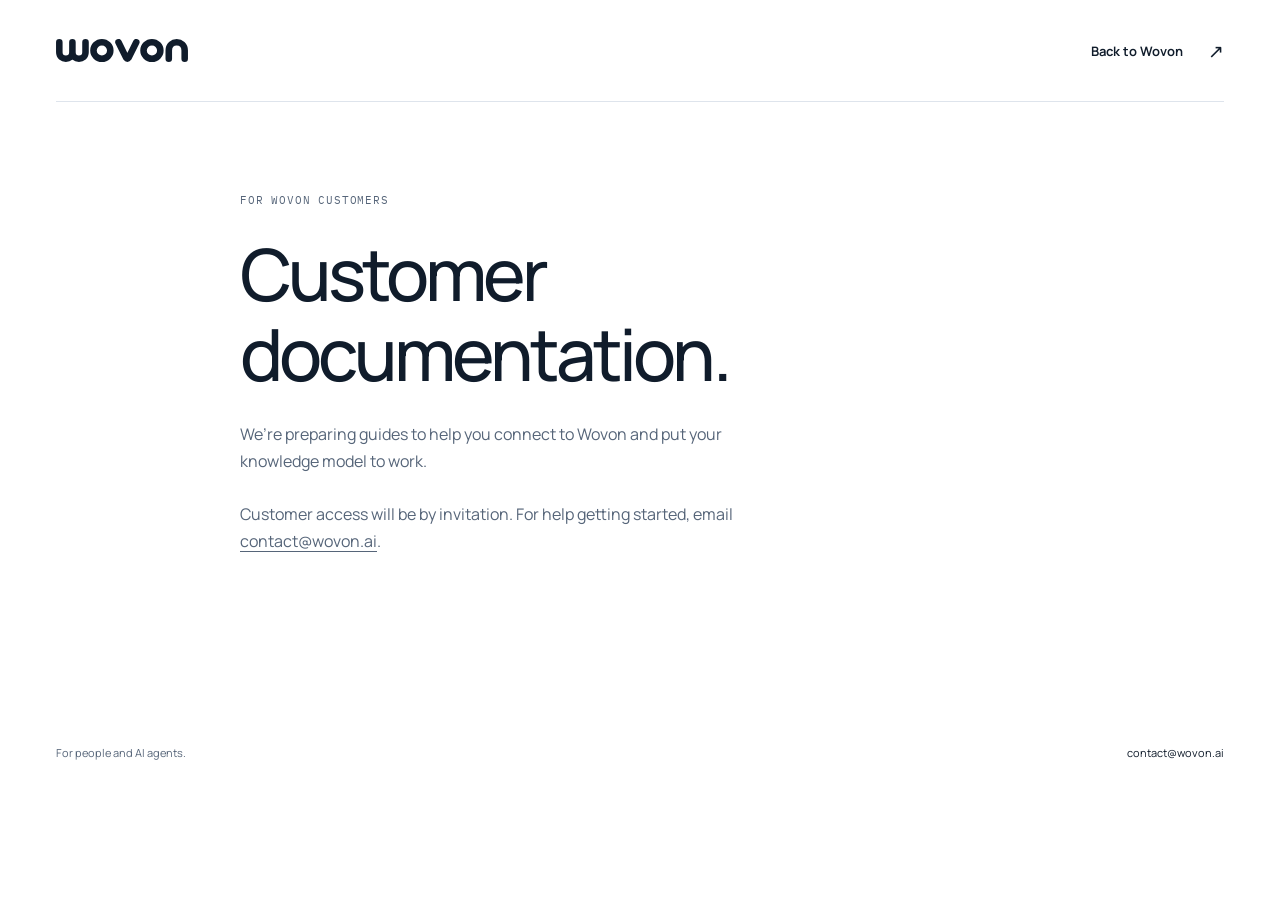
<file: docs/index.html>
<!doctype html>
<html lang="en">
<head>
  <meta charset="utf-8">
  <meta name="viewport" content="width=device-width, initial-scale=1">
  <meta name="robots" content="noindex">
  <title>Documentation · Wovon</title>
  <link rel="icon" href="../assets/wovon-w-ink.svg" type="image/svg+xml">
  <link rel="stylesheet" href="../site.css">
</head>
<body>
  <a class="skip-link" href="#main">Skip to content</a>
  <header class="site-header wrap"><a class="brand" href="../index.html" aria-label="Wovon home"><img src="../assets/wovon-wordmark-ink.svg" width="132" height="24" alt="Wovon"></a><a class="header-cta" href="../index.html">Back to Wovon <span aria-hidden="true">↗</span></a></header>
  <main id="main" class="simple-page wrap"><p class="eyebrow">For Wovon customers</p><h1>Customer documentation.</h1><p>We’re preparing guides to help you connect to Wovon and put your knowledge model to work.</p><p>Customer access will be by invitation. For help getting started, email <a href="mailto:contact@wovon.ai">contact@wovon.ai</a>.</p></main>
  <footer class="site-footer wrap"><span>For people and AI agents.</span><div><a href="mailto:contact@wovon.ai">contact@wovon.ai</a></div></footer>
</body>
</html>
</file>
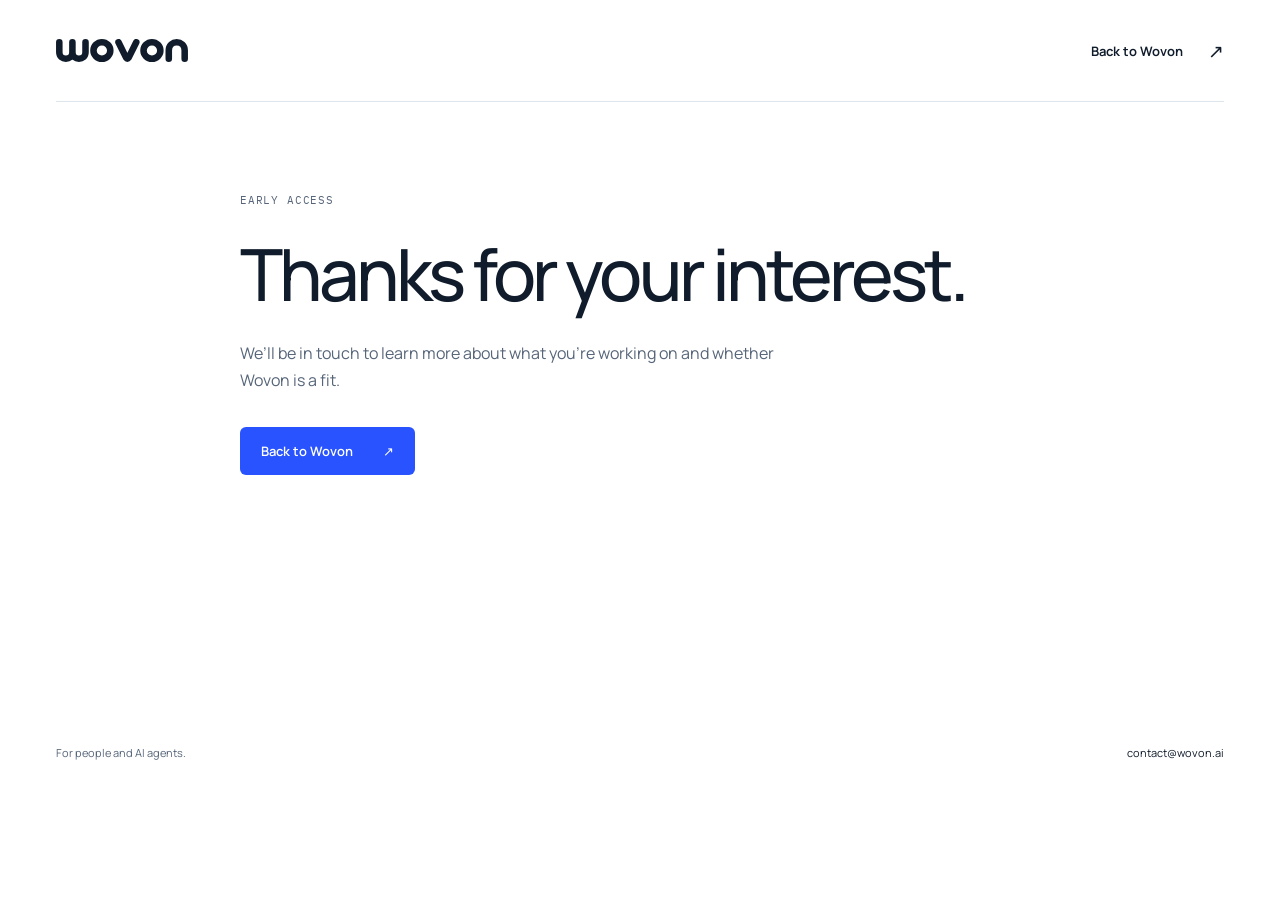
<file: thanks/index.html>
<!doctype html>
<html lang="en">
<head>
  <meta charset="utf-8">
  <meta name="viewport" content="width=device-width, initial-scale=1">
  <meta name="robots" content="noindex">
  <title>Thank you · Wovon</title>
  <link rel="icon" href="../assets/wovon-w-ink.svg" type="image/svg+xml">
  <link rel="stylesheet" href="../site.css">
</head>
<body>
  <a class="skip-link" href="#main">Skip to content</a>
  <header class="site-header wrap"><a class="brand" href="../index.html" aria-label="Wovon home"><img src="../assets/wovon-wordmark-ink.svg" width="132" height="24" alt="Wovon"></a><a class="header-cta" href="../index.html">Back to Wovon <span aria-hidden="true">↗</span></a></header>
  <main id="main" class="simple-page wrap"><p class="eyebrow">Early access</p><h1>Thanks for your interest.</h1><p>We’ll be in touch to learn more about what you’re working on and whether Wovon is a fit.</p><a class="button primary" href="../index.html">Back to Wovon <span aria-hidden="true">↗</span></a></main>
  <footer class="site-footer wrap"><span>For people and AI agents.</span><div><a href="mailto:contact@wovon.ai">contact@wovon.ai</a></div></footer>
</body>
</html>
</file>
<file: site.css>
@font-face{font-family:Manrope;src:url('assets/Manrope-Variable.ttf') format('truetype');font-weight:200 800;font-display:swap}
@font-face{font-family:'IBM Plex Mono';src:url('assets/IBMPlexMono-Regular.ttf') format('truetype');font-weight:400;font-display:swap}
:root{--ink:#101c2b;--blue:#2853ff;--slate:#566579;--muted:#758193;--thread:#b7c2d2;--mist:#f5f7fb;--line:#dee4ec;--paper:#fff;--mono:'IBM Plex Mono',monospace;font-family:Manrope,Arial,sans-serif;color:var(--ink);background:var(--paper);font-synthesis:none;scroll-behavior:auto}
*{box-sizing:border-box}body{margin:0}button,a{-webkit-tap-highlight-color:transparent}a{color:inherit;text-decoration:none}button{font:inherit;color:inherit;cursor:pointer}button:disabled{cursor:default}a:focus-visible,button:focus-visible,summary:focus-visible{outline:3px solid var(--blue);outline-offset:6px}p{margin:0;line-height:1.7}img{max-width:100%;height:auto}h1,h2,h3{margin:0;font-weight:500;letter-spacing:-.055em;line-height:1.12}h1{font-size:clamp(58px,6.1vw,88px)}h2{font-size:clamp(38px,4.15vw,60px)}.wrap{width:min(1200px,calc(100% - 112px));margin-inline:auto}.section{padding-block:112px;scroll-margin-top:32px}.eyebrow{font:400 11px/1.6 var(--mono);letter-spacing:.075em;text-transform:uppercase}.muted{color:var(--muted)}.skip-link{position:fixed;top:8px;left:8px;padding:12px 16px;background:#fff;z-index:50;transform:translateY(-150%)}.skip-link:focus{transform:none}.site-header{height:102px;display:flex;align-items:center;justify-content:space-between;position:relative;z-index:3;border-bottom:1px solid var(--line)}.brand{display:inline-flex;align-items:center}.site-header nav{display:flex;gap:34px;font-size:13px;margin-left:auto;margin-right:52px}.site-header nav a{transition:color .15s}.site-header nav a:hover{color:var(--blue)}.header-cta{display:flex;align-items:center;gap:25px;font-size:13px;font-weight:650}.header-cta span{font-size:19px}.hero{position:relative;min-height:650px;padding-top:93px;padding-bottom:70px;isolation:isolate}.hero-copy{position:relative;z-index:1}.hero .eyebrow{margin-bottom:28px}.hero-description{margin-top:28px;max-width:410px;font-size:17px;color:var(--slate);line-height:1.7}.hero-actions{display:flex;align-items:center;gap:30px;margin-top:32px}.button{min-height:48px;padding:14px 21px;display:inline-flex;align-items:center;justify-content:center;gap:30px;border-radius:6px;font-size:13px;font-weight:600;transition:background .15s,transform .15s}.button:hover{transform:translateY(-2px)}.button.primary{color:#fff;background:var(--blue)}.button.primary:hover{background:#1740e7}.button.light{background:white;color:var(--ink)}.text-link{display:inline-flex;align-items:center;gap:15px;font-size:13px;font-weight:600}.text-link:hover{color:var(--blue)}.hero-weave{position:absolute;z-index:-1;width:920px;max-width:none;right:-116px;top:110px;pointer-events:none;mask-image:linear-gradient(to right,transparent 0,#000 19%,#000 100%)}.hero-footnote{display:flex;align-items:center;gap:12px;font:11px var(--mono);color:var(--slate);margin-top:68px}.tiny-line{display:inline-block;width:27px;border-top:2px solid var(--blue)}body{overflow-x:hidden}.learning{background:var(--mist)}.section-intro{display:grid;grid-template-columns:1.5fr 1fr;gap:100px;align-items:end}.section-intro h2{font-size:clamp(32px,3.2vw,46px);line-height:1.22}.section-intro>p{font-size:15px;color:var(--slate);max-width:340px;padding-bottom:4px}.weave-explorer{margin-top:64px}.explorer-bar{display:flex;align-items:center;justify-content:space-between;gap:20px;border-top:1px solid var(--line);padding-top:22px}.explorer-bar .eyebrow{color:var(--slate)}.play-button{background:none;border:0;font:11px var(--mono);display:inline-flex;align-items:center;gap:8px;padding:7px}.play-button[hidden]{display:none}.play-button:hover{color:var(--blue)}.weave-figure{margin:0}.weave-graphic{width:100%;height:auto;display:block;overflow:visible}.weave-graphic .graphic-label{font:12px var(--mono);fill:var(--slate);letter-spacing:.04em}.weave-graphic .graphic-caption{font:15px Manrope,Arial,sans-serif;fill:var(--ink)}.weave-graphic .thread-group{transition:opacity .7s ease}.weave-graphic .active-thread{stroke:var(--blue)}.weave-graphic .quiet-thread{stroke:#8598af}.weave-graphic .back-thread{stroke:#b5c2d2}.weave-graphic path{fill:none;stroke-width:1.25;stroke-linecap:round}.weave-graphic .new-evidence{opacity:0}.weave-graphic .output{opacity:.3}.weave-explorer[data-view=learn] .bridge,.weave-explorer[data-view=learn] .second-weave{opacity:.22}.weave-explorer[data-view=learn] .first-weave,.weave-explorer[data-view=learn] .inputs{opacity:1}.weave-explorer[data-view=build] .inputs{opacity:.5}.weave-explorer[data-view=build] .bridge,.weave-explorer[data-view=build] .second-weave{opacity:1}.weave-explorer[data-view=use] .inputs,.weave-explorer[data-view=use] .first-weave{opacity:.36}.weave-explorer[data-view=use] .output{opacity:1}.weave-explorer[data-view=change] .inputs,.weave-explorer[data-view=change] .first-weave,.weave-explorer[data-view=change] .bridge{opacity:.3}.weave-explorer[data-view=change] .new-evidence,.weave-explorer[data-view=change] .output{opacity:1}.weave-explorer.is-changing .traced{stroke-dasharray:1200;animation:trace 1.15s ease-out both}.weave-explorer[data-view=change] .change-ring{fill:white;stroke:var(--blue);stroke-width:1.5}.weave-figure figcaption{font-size:14px;line-height:1.6;text-align:center;min-height:50px;max-width:520px;margin:0 auto 24px;color:var(--slate)}.in-use{display:grid;grid-template-columns:1fr 1fr;column-gap:80px;align-items:center}.use-intro .eyebrow{margin-bottom:22px}.use-intro>p:last-child{max-width:430px;font-size:15px;color:var(--slate);margin-top:25px}.answer-illustration{height:330px;position:relative;display:flex;align-items:center;justify-content:flex-end}.answer-threads{position:absolute;width:84%;height:100%;left:0;top:0;background:url('assets/weave-grid-light-tile.svg') center/90px 90px;mask-image:radial-gradient(ellipse at 40% 50%,#000 15%,transparent 70%);opacity:.6}.answer-paper{position:relative;width:310px;min-height:205px;background:white;border:1px solid #d7dfeb;box-shadow:0 15px 45px #101c2b0a;padding:27px 27px 22px;transform:rotate(-3deg)}.paper-label{font:10px var(--mono);color:var(--blue)}.paper-line{height:4px;background:#c1ccda;width:100%;margin-top:13px}.paper-line.long{width:94%;background:#556b89;margin-top:32px}.paper-line.medium{width:68%}.paper-sources{display:flex;align-items:center;gap:5px;margin-top:25px;font:9px var(--mono);color:var(--blue)}.paper-sources>span:not(.paper-evidence){padding:4px;border-bottom:1px solid #a7b9ff}.paper-sources .paper-evidence{font:10px Manrope,sans-serif;margin-left:7px;color:var(--slate)}.example{grid-column:1/-1;margin-top:56px;border-top:1px solid var(--line);border-bottom:1px solid var(--line);scroll-margin-top:40px}.example>summary{padding:24px 0;display:flex;align-items:center;justify-content:space-between;gap:20px;list-style:none;cursor:pointer;font-weight:600;font-size:17px}.example>summary::-webkit-details-marker,.evidence>summary::-webkit-details-marker,.questions summary::-webkit-details-marker{display:none}.example>summary small{font:10px var(--mono);font-weight:400;color:var(--slate);margin-left:25px}.disclosure-plus{font-size:24px;font-weight:400;transition:transform .2s}.example[open] .disclosure-plus{transform:rotate(45deg)}.example-body{display:grid;grid-template-columns:1fr 1.45fr;gap:70px;padding:25px 0 42px}.example-question>.eyebrow{color:var(--slate);margin-bottom:15px}.example-question>p:nth-child(2){font-size:23px;line-height:1.5;letter-spacing:-.035em}.example-question .example-note{font-size:11px;line-height:1.7;color:var(--slate);margin-top:22px;max-width:250px}.example-versions{display:flex;gap:7px;margin-bottom:24px}.example-versions button{padding:9px 12px;font-size:11px;background:none;border:1px solid var(--line);border-radius:4px}.example-versions button[aria-pressed=true]{background:var(--ink);color:white;border-color:var(--ink)}.response .eyebrow{color:var(--blue);margin-bottom:12px}.response>p:last-child{font-size:16px;line-height:1.8}.response a{color:var(--blue);font:11px var(--mono);white-space:nowrap}.response+.response{margin-top:25px}.js-ready .response[hidden]{display:none}.evidence{margin-top:24px}.evidence>summary{font-size:12px;display:flex;align-items:center;gap:14px;cursor:pointer;list-style:none;text-decoration:underline;text-underline-offset:4px}.evidence ol{padding-left:20px;margin-top:25px}.evidence li{padding:12px 0 12px 7px;font-size:12px;border-top:1px solid var(--line);scroll-margin-top:35px}.evidence li::marker{font:11px var(--mono);color:var(--blue)}.evidence li strong{display:block;margin-bottom:5px;font-weight:600}.evidence li span{color:var(--slate);line-height:1.6;display:block}.evidence>p{font-size:11px;color:var(--slate)}.grounds{background:var(--mist)}.grounds-layout{display:grid;grid-template-columns:1fr 1fr;gap:80px;align-items:start}.grounds h2{margin-top:22px;font-size:clamp(36px,3.7vw,53px)}.grounds-copy{font-size:17px;line-height:1.75;max-width:480px}.grounds-copy p+p{margin-top:15px;color:var(--slate)}.grounds-copy .text-link{margin-top:28px}.connect .section-intro{grid-template-columns:1fr 1fr;gap:80px;align-items:start}.connect h2{margin-top:22px;font-size:clamp(38px,4vw,58px)}.connect-copy>p{font-size:17px;margin-bottom:35px;max-width:460px}.connection-row{display:grid;grid-template-columns:110px 1fr;gap:25px;padding:19px 0;border-top:1px solid var(--line);font-size:13px;line-height:1.7}.connection-row:last-child{border-bottom:1px solid var(--line)}.connection-label{font:10px/1.7 var(--mono);color:var(--slate);padding-top:2px}.questions{margin-top:80px;display:grid;grid-template-columns:1fr 1fr 1fr;gap:32px}.questions details{border-top:1px solid var(--line);padding-top:20px}.questions summary{list-style:none;font-size:13px;font-weight:650;cursor:pointer;display:flex;justify-content:space-between;align-items:start;gap:18px;line-height:1.6}.questions summary span{font-size:19px;font-weight:400;line-height:1.1}.questions details[open] summary span{transform:rotate(45deg)}.questions p{font-size:13px;margin-top:18px;color:var(--slate)}.contact{background:var(--ink);color:white;position:relative;overflow:hidden;isolation:isolate}.contact-inner{position:relative;z-index:1}.contact .eyebrow{color:#acbcd2}.contact h2{font-size:clamp(42px,4.8vw,69px);margin-top:26px;max-width:830px}.contact p:not(.eyebrow){margin-top:25px;color:#bac7d7;font-size:15px;max-width:450px}.contact .button{margin-top:33px}.contact-weave{position:absolute;right:-70px;top:-50px;width:45%;height:130%;background:url('assets/weave-grid-light-tile.svg') center/160px 160px;opacity:.16;transform:rotate(-18deg);mask-image:linear-gradient(to right,transparent,#000);z-index:0}.site-footer{min-height:130px;display:flex;align-items:center;gap:30px;font-size:11px}.site-footer>span{color:var(--slate)}.site-footer>div{margin-left:auto;display:flex;gap:25px;align-items:center}.site-footer a:not(.brand):hover{color:var(--blue)}.preview-note{font:9px var(--mono);color:var(--slate)}[hidden]{display:none!important}@keyframes trace{from{stroke-dashoffset:1200}to{stroke-dashoffset:0}}
@media(min-width:1500px){.hero-weave{right:-100px;width:1000px}.hero{min-height:700px}}
@media(max-width:1050px){.wrap{width:calc(100% - 72px)}.hero{min-height:620px}.hero-weave{width:760px;right:-200px;top:155px;opacity:.8}.hero-description{max-width:360px}.section-intro{gap:50px}.in-use,.grounds-layout,.connect .section-intro{gap:45px}.answer-paper{width:280px;padding:24px}.paper-sources .paper-evidence{font-size:9px}.connection-row{grid-template-columns:90px 1fr;gap:14px}.site-footer>span{display:none}.graphic-label{font-size:11px!important}}
@media(max-width:720px){.wrap{width:calc(100% - 40px)}.site-header{height:78px}.site-header .brand img{width:112px}.site-header nav{display:none}.header-cta{font-size:12px;gap:20px}.hero{padding-top:54px;padding-bottom:32px;min-height:0}.hero h1{font-size:clamp(45px,8.8vw,64px);letter-spacing:-.06em}.hero .eyebrow{font-size:9px;margin-bottom:22px}.hero-description{font-size:15px;max-width:340px;margin-top:23px}.hero-actions{gap:22px;margin-top:26px}.button{font-size:12px;padding:13px 16px;gap:20px}.text-link{font-size:12px;gap:8px}.hero-weave{position:relative;top:auto;right:auto;display:block;width:calc(100% + 35px);max-width:none;margin:10px -18px -4px;opacity:1;mask-image:none}.hero-footnote{margin-top:8px;font-size:10px}.section{padding-block:65px}.section-intro{display:block}.section-intro h2{font-size:31px;line-height:1.25;letter-spacing:-.045em}.section-intro>p{font-size:14px;max-width:100%;margin-top:24px}.weave-explorer{margin-top:36px}.explorer-bar{padding-top:18px;gap:8px}.explorer-bar .eyebrow{font-size:8px;letter-spacing:.03em}.play-button{font-size:9px;padding:6px 0}.weave-graphic{margin:16px 0 0}.weave-graphic .graphic-label,.weave-graphic .graphic-caption{display:none}.weave-figure figcaption{font-size:12px;line-height:1.7;max-width:280px;margin-bottom:22px;min-height:44px}.in-use{display:block}.use-intro h2{font-size:44px}.use-intro .eyebrow{font-size:9px}.use-intro>p:last-child{font-size:14px}.answer-illustration{height:240px;max-width:390px;margin:20px auto 0}.answer-paper{width:255px;min-height:175px;padding:22px}.paper-line.long{margin-top:23px}.paper-sources{margin-top:20px}.paper-sources .paper-evidence{font-size:9px}.example{margin-top:25px}.example>summary{font-size:14px;padding:20px 0}.example>summary small{display:block;margin:6px 0 0;font-size:9px}.example-body{display:block;padding-top:14px;padding-bottom:30px}.example-question>p:nth-child(2){font-size:22px}.example-question .example-note{font-size:10px;max-width:310px;margin-top:12px}.example-result{margin-top:26px}.example-versions{gap:5px;flex-wrap:wrap}.example-versions button{font-size:10px;padding:9px}.response>p:last-child{font-size:15px}.grounds-layout{display:block}.grounds h2{font-size:39px;margin-top:18px}.grounds-copy{font-size:15px;margin-top:25px}.connect .section-intro{display:block}.connect h2{font-size:44px;margin-top:18px}.connect-copy{margin-top:30px}.connect-copy>p{font-size:15px;margin-bottom:25px}.connection-row{font-size:12px;grid-template-columns:88px 1fr;gap:18px;padding:17px 0}.connection-label{font-size:9px}.questions{display:block;margin-top:35px}.questions details{padding:18px 0}.questions details:last-child{border-bottom:1px solid var(--line)}.questions summary{font-size:13px}.contact h2{font-size:41px;letter-spacing:-.06em;line-height:1.15}.contact p:not(.eyebrow){font-size:14px;max-width:300px;margin-top:23px}.contact .eyebrow{font-size:9px}.contact .button{font-size:11px;padding:14px 16px;gap:20px;margin-top:27px}.contact-weave{width:65%;right:-120px;opacity:.13}.site-footer{padding-block:28px;min-height:145px;gap:20px;align-items:start;flex-wrap:wrap}.site-footer .brand{margin-top:1px}.site-footer .brand img{width:100px}.site-footer>div{gap:18px;flex-wrap:wrap;justify-content:flex-end;max-width:190px;font-size:10px}.preview-note{flex-basis:100%;text-align:right;margin-top:2px;font-size:8px}}
.example-versions{display:none}.js-ready .example-versions{display:flex}
@media(max-width:720px){.weave-graphic path{stroke-width:2.2}.weave-explorer[data-view=build] .inputs{opacity:.7}}
@media(prefers-reduced-motion:reduce){:root{scroll-behavior:auto}*,*::before,*::after{animation:none!important;transition:none!important}}
@media print{.site-header nav,.play-button,.hero-actions,.preview-note{display:none}.section{padding-block:40px}.wrap{width:100%}.hero{min-height:500px}.hero-weave{right:0;width:65%}.contact{background:white;color:var(--ink)}.contact p{color:var(--slate)!important}}

@media(max-width:360px){.hero h1{font-size:39px}.hero-actions{gap:16px}.hero-actions .text-link{font-size:11px}.hero-actions .button{font-size:11px;padding:12px 14px}}

/* Early-customer invitation and simple supporting pages. */
.contact-layout{display:grid;grid-template-columns:1.2fr 1fr;gap:80px;align-items:start;position:relative;z-index:1}.contact-layout h2{font-size:clamp(40px,4.4vw,64px)}.early-access-form{max-width:440px;width:100%;justify-self:end;padding-top:6px}.early-access-form label{display:block;font-size:13px;font-weight:550;line-height:1.6;margin-bottom:9px}.early-access-form label span{font-size:11px;font-weight:400;color:#bac7d7;margin-left:5px}.early-access-form input:not([type=hidden]),.early-access-form textarea{display:block;width:100%;border:1px solid #7b8ca3;background:#18283b;color:white;font:16px/1.5 Manrope,Arial,sans-serif;border-radius:0;padding:12px 14px;margin:0 0 22px}.early-access-form textarea{resize:vertical;min-height:100px}.early-access-form input:focus-visible,.early-access-form textarea:focus-visible{outline:2px solid #aabcff;outline-offset:3px}.contact .early-access-form .button{margin-top:0;border:0}.contact .early-access-form .form-note{font-size:12px;line-height:1.6;margin-top:14px;max-width:none}.form-note a{text-decoration:underline;text-underline-offset:3px}.contact .form-status{padding:12px 14px;border-left:2px solid #aabcff;font-size:13px;max-width:none}.simple-page{min-height:65vh;max-width:800px;padding-block:90px 120px}.simple-page .eyebrow{color:var(--slate);margin-bottom:24px}.simple-page h1{font-size:clamp(42px,6vw,72px)}.simple-page>p:not(.eyebrow){max-width:560px;margin-top:26px;color:var(--slate);font-size:16px}.simple-page .button{margin-top:32px}.simple-page p a{text-decoration:underline;text-underline-offset:4px}
@media(max-width:1050px){.contact-layout{gap:40px}.contact-layout h2{font-size:42px}}
@media(max-width:720px){.contact-layout{grid-template-columns:1fr;gap:40px}.contact-layout h2{font-size:41px}.early-access-form{justify-self:start;max-width:none}.simple-page{padding-block:62px 90px}.site-footer>div{max-width:210px}.contact .early-access-form .form-note{max-width:none}}

/* A shared, woven model with topic-specific activation. */
.weave-stage{position:relative;isolation:isolate;margin:0;min-height:220px}
.weave-canvas{display:none;width:100%;height:auto;aspect-ratio:1100/560}
.weave-ready .weave-canvas{display:block}
.weave-ready .weave-graphic{display:none}
.weave-phase{display:block;text-align:center;margin:0 0 14px;font:10px/1.5 var(--mono);letter-spacing:.07em;text-transform:uppercase;color:var(--slate)}
.weave-transport{display:flex;align-items:center;gap:18px;max-width:540px;margin:2px auto 8px;color:var(--slate);font:10px/1.5 var(--mono)}
.weave-transport label{white-space:nowrap}
.weave-transport input{min-width:40px;width:100%;accent-color:var(--blue);height:20px;cursor:pointer}
.weave-transport input:focus-visible{outline:2px solid var(--blue);outline-offset:5px}
.weave-figure figcaption{max-width:660px;min-height:45px;margin:14px 0 0;text-align:left}
.topic-summary{display:flex;align-items:center;justify-content:center;gap:24px;margin:0 0 22px}
.topic-picker{display:flex;align-items:center;justify-content:center;gap:8px;flex-wrap:wrap;margin:0;flex-shrink:0}
.topic-label{font:9px var(--mono);color:var(--slate);margin-right:4px;text-transform:uppercase;letter-spacing:.045em}
.topic-picker button{border:1px solid #cbd4e2;background:transparent;padding:9px 15px;font-size:12px;border-radius:2px;transition:background .2s,color .2s,border-color .2s}
.topic-picker button[aria-pressed=true]{background:var(--blue);border-color:var(--blue);color:white}
.weave-explanation{max-width:470px;margin:0;text-align:left;font-size:11px;line-height:1.5;color:var(--slate)}
@media(max-width:1050px){.topic-summary{flex-direction:column;gap:8px;margin-bottom:20px}.weave-explanation{max-width:660px;text-align:center}}
.motion-note{text-align:center;font-size:12px;color:var(--slate);margin-bottom:18px}
.contact .everything{font-family:Georgia,'Times New Roman',serif;font-weight:400;font-style:italic;color:#b5c6ff;letter-spacing:-.065em}
@media(max-width:720px){.weave-stage{margin-top:0;min-height:170px}.weave-canvas{aspect-ratio:1.75}.weave-phase{font-size:8px;margin-bottom:8px}.weave-transport{gap:10px;font-size:8px;margin-top:0}.weave-figure figcaption{max-width:100%;font-size:12px;min-height:62px;margin:12px 0 0}.topic-label{flex-basis:100%;text-align:center;margin:0}.topic-picker{gap:4px 6px}.topic-picker button{font-size:11px;padding:9px 13px;min-height:44px}.weave-explanation{font-size:11px;max-width:360px;margin:0}.topic-summary{gap:6px;margin-bottom:18px}.contact-layout h2{font-size:40px}}
@media print{.weave-canvas,.weave-transport,.topic-picker{display:none!important}.weave-ready .weave-graphic{display:block}.contact .everything{color:var(--ink)}}

.visually-hidden{position:absolute;width:1px;height:1px;padding:0;margin:-1px;overflow:hidden;clip-path:inset(50%);white-space:nowrap;border:0}
#weave{scroll-margin-top:24px}

/* The short explanation stands on its own, outside the interactive figure. */
.weave-explorer{margin-top:72px}.weave-stage{margin-block:10px 18px}.topic-summary{margin-bottom:0;gap:28px}.weave-phase{margin-bottom:22px}.weave-figure figcaption{margin-top:22px}
.how-it-works{margin-top:76px;padding-top:32px;border-top:1px solid var(--line)}
.how-it-works>.eyebrow{color:var(--slate);margin-bottom:28px}
.how-steps{display:grid;grid-template-columns:repeat(4,1fr);gap:32px}
.how-step h3{font-size:17px;line-height:1.4;letter-spacing:-.025em;margin-bottom:12px}
.how-step p{font-size:13px;line-height:1.65;color:var(--slate);max-width:230px}
@media(max-width:720px){.weave-explorer{margin-top:42px}.weave-stage{margin-block:6px 14px}.weave-canvas{aspect-ratio:1.65}.topic-summary{gap:10px}.weave-phase{margin-bottom:16px}.weave-figure figcaption{margin-top:18px}.how-it-works{margin-top:48px;padding-top:24px}.how-it-works>.eyebrow{margin-bottom:24px}.how-steps{grid-template-columns:1fr 1fr;gap:28px 20px}.how-step h3{font-size:15px;margin-bottom:8px}.how-step p{font-size:12px}}
</file>
